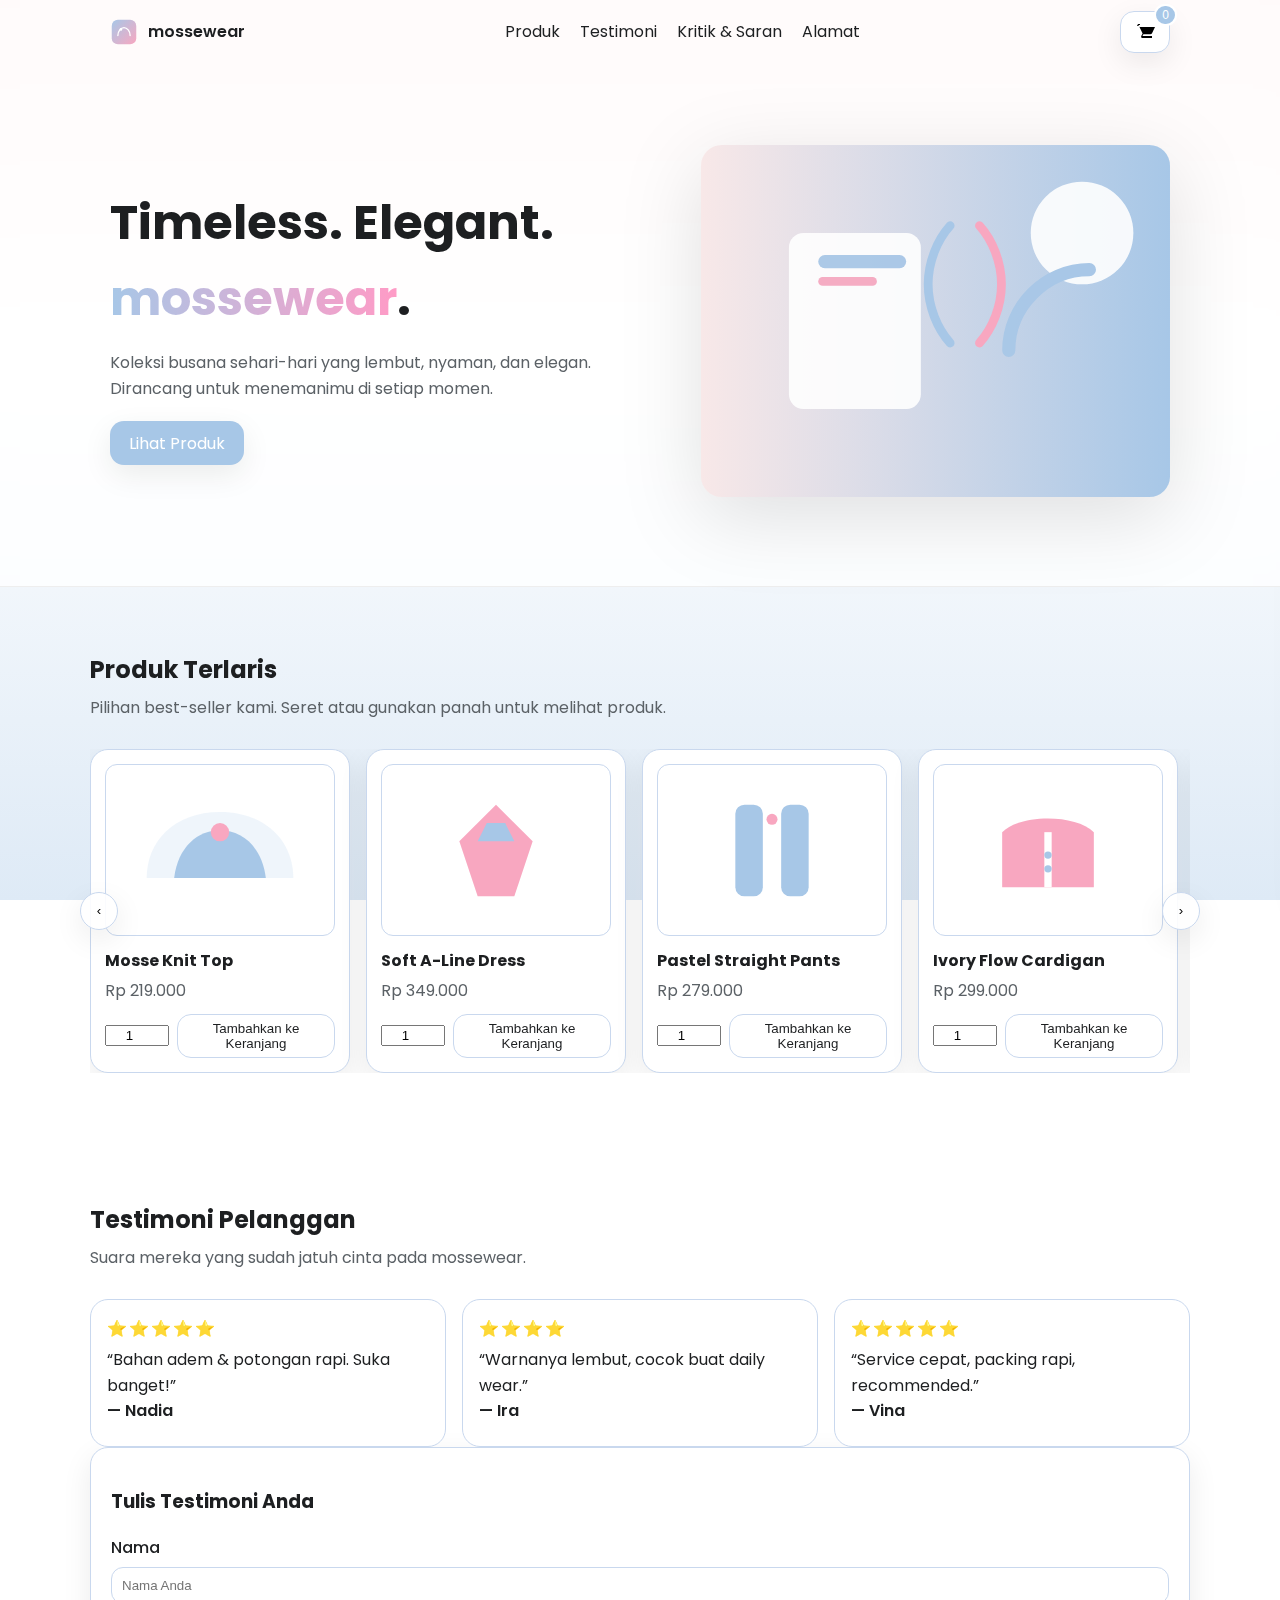
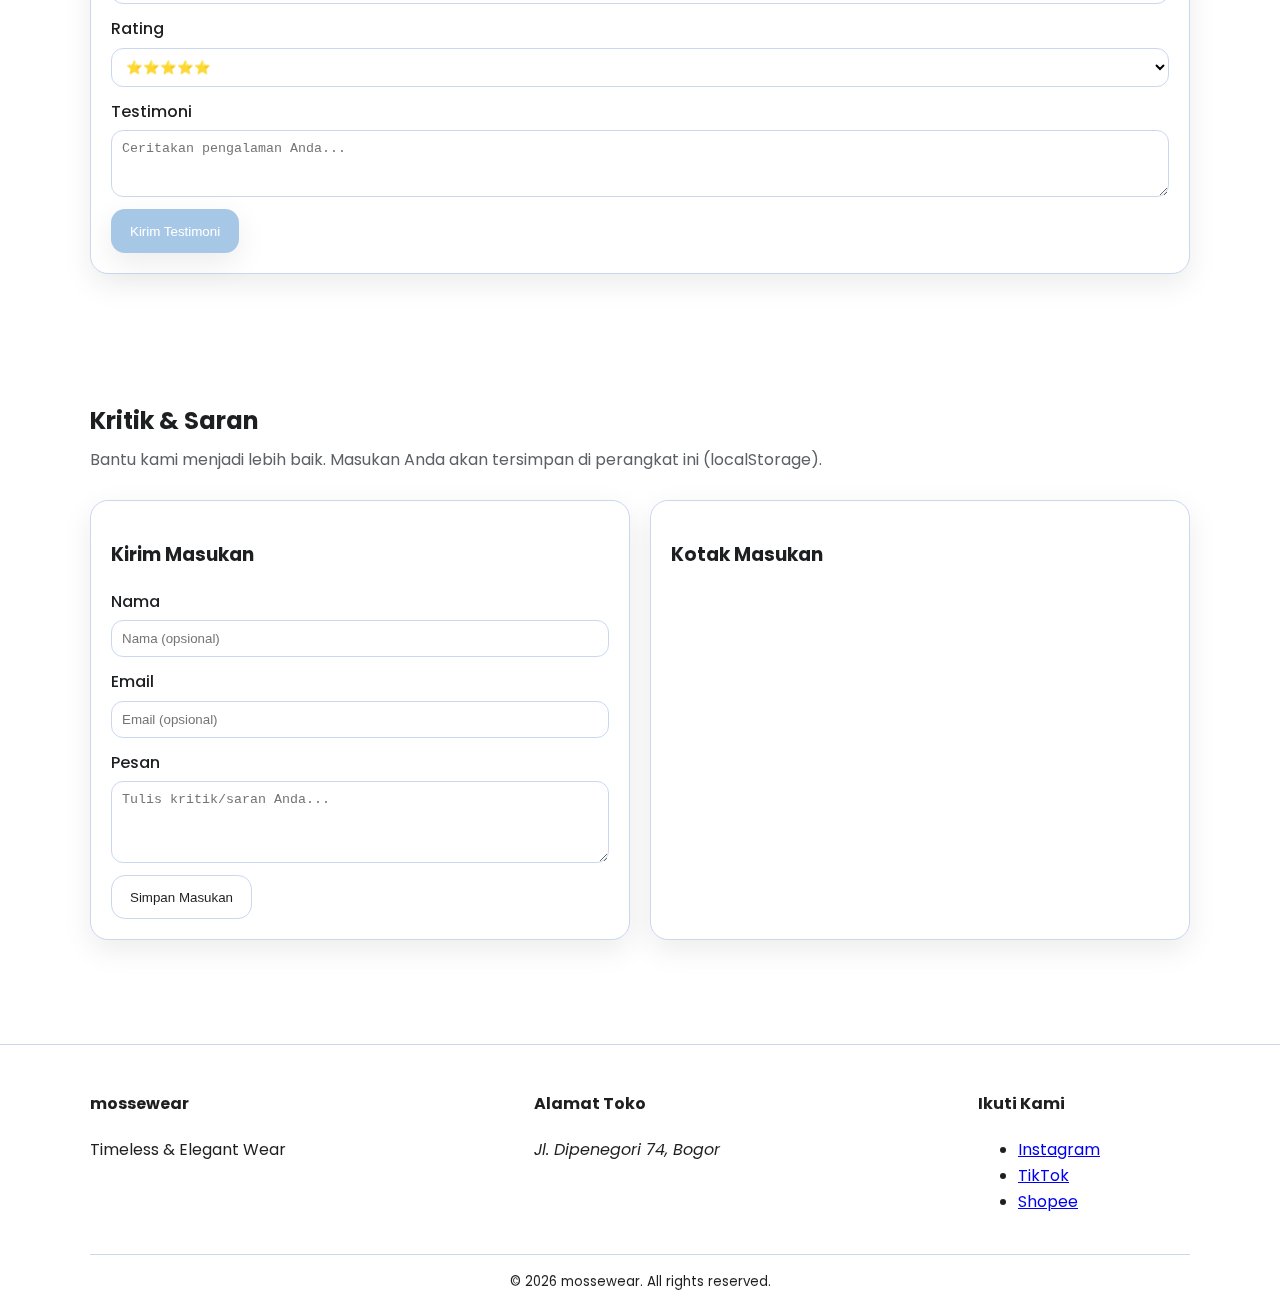
<file: index.html>
<!DOCTYPE html>
<html lang="id">
<head>
  <meta charset="UTF-8" />
  <meta name="viewport" content="width=device-width, initial-scale=1.0" />
  <title>mossewear — Timeless & Elegant</title>
  <meta name="description" content="mossewear — clothes store. Elegant, timeless, and comfy.">
  <link rel="preconnect" href="https://fonts.googleapis.com">
  <link rel="preconnect" href="https://fonts.gstatic.com" crossorigin>
  <link href="https://fonts.googleapis.com/css2?family=Poppins:wght@300;400;500;600;700&display=swap" rel="stylesheet">
  <link rel="stylesheet" href="assets/css/style.css" />
  <link rel="icon" type="image/svg+xml" href="assets/img/favicon.svg">
</head>
<body>
  <header class="site-header">
    <nav class="nav container">
      <a href="#" class="brand" aria-label="mossewear home">
        <img src="assets/img/logo.svg" alt="mossewear logo" class="logo">
        <span>mossewear</span>
      </a>
      <button class="nav-toggle" id="navToggle" aria-expanded="false" aria-controls="navMenu" aria-label="Buka menu">☰</button>
      <ul class="nav-menu" id="navMenu">
        <li><a href="#produk">Produk</a></li>
        <li><a href="#testimoni">Testimoni</a></li>
        <li><a href="#kritik-saran">Kritik & Saran</a></li>
        <li><a href="#alamat">Alamat</a></li>
      </ul>
      <button class="cart-button" id="openCart" aria-label="Buka keranjang">
        <svg width="24" height="24" viewBox="0 0 24 24" aria-hidden="true"><path d="M7 4h-2l-1 2h2l3.6 7.59-1.35 2.45C7.89 17.37 8.4 18 9.12 18H19v-2H9.42l1-1.8h6.87c.75 0 1.41-.41 1.75-1.05L22 7H6.42l-.7-1.4L5.2 5H7V4z"/></svg>
        <span class="cart-count" id="cartCount">0</span>
      </button>
    </nav>

    <section class="hero container">
      <div class="hero-text">
        <h1>Timeless. Elegant. <span class="gradient">mossewear</span>.</h1>
        <p>Koleksi busana sehari-hari yang lembut, nyaman, dan elegan. Dirancang untuk menemanimu di setiap momen.</p>
        <a href="#produk" class="btn btn-primary">Lihat Produk</a>
      </div>
      <div class="hero-art">
        <img src="assets/img/hero-illustration.svg" alt="Ilustrasi fashion elegan" />
      </div>
    </section>
  </header>

  <main>
    <!-- PRODUK TERLARIS SLIDER (maks 5) -->
    <section id="produk" class="container section">
      <div class="section-head">
        <h2>Produk Terlaris</h2>
        <p>Pilihan best-seller kami. Seret atau gunakan panah untuk melihat produk.</p>
      </div>

      <div class="slider" aria-label="Slider produk terlaris">
        <button class="slider-control prev" id="sliderPrev" aria-label="Sebelumnya">‹</button>
        <div class="slider-track" id="sliderTrack">
          <!-- Item akan di-render oleh JS dari data/products.json (embedded) -->
        </div>
        <button class="slider-control next" id="sliderNext" aria-label="Berikutnya">›</button>
      </div>
    </section>

    <!-- TESTIMONI -->
    <section id="testimoni" class="container section">
      <div class="section-head">
        <h2>Testimoni Pelanggan</h2>
        <p>Suara mereka yang sudah jatuh cinta pada mossewear.</p>
      </div>
      <ul class="testi-list" id="testiList" aria-live="polite"></ul>

      <!-- INPUT TESTIMONI PELANGGAN -->
      <div class="card form-card">
        <h3>Tulis Testimoni Anda</h3>
        <form id="testiForm">
          <div class="form-row">
            <label for="testiName">Nama</label>
            <input type="text" id="testiName" name="name" placeholder="Nama Anda" required>
          </div>
          <div class="form-row">
            <label for="testiRating">Rating</label>
            <select id="testiRating" name="rating" required>
              <option value="5">⭐️⭐️⭐️⭐️⭐️</option>
              <option value="4">⭐️⭐️⭐️⭐️</option>
              <option value="3">⭐️⭐️⭐️</option>
              <option value="2">⭐️⭐️</option>
              <option value="1">⭐️</option>
            </select>
          </div>
          <div class="form-row">
            <label for="testiText">Testimoni</label>
            <textarea id="testiText" name="text" rows="3" placeholder="Ceritakan pengalaman Anda..." required></textarea>
          </div>
          <button type="submit" class="btn btn-primary">Kirim Testimoni</button>
        </form>
      </div>
    </section>

    <!-- KRITIK & SARAN -->
    <section id="kritik-saran" class="container section">
      <div class="section-head">
        <h2>Kritik & Saran</h2>
        <p>Bantu kami menjadi lebih baik. Masukan Anda akan tersimpan di perangkat ini (localStorage).</p>
      </div>
      <div class="grid-2">
        <div class="card form-card">
          <h3>Kirim Masukan</h3>
          <form id="saranForm">
            <div class="form-row">
              <label for="saranNama">Nama</label>
              <input type="text" id="saranNama" placeholder="Nama (opsional)">
            </div>
            <div class="form-row">
              <label for="saranEmail">Email</label>
              <input type="email" id="saranEmail" placeholder="Email (opsional)">
            </div>
            <div class="form-row">
              <label for="saranIsi">Pesan</label>
              <textarea id="saranIsi" rows="4" placeholder="Tulis kritik/saran Anda..." required></textarea>
            </div>
            <button type="submit" class="btn btn-secondary">Simpan Masukan</button>
          </form>
        </div>
        <div class="card">
          <h3>Kotak Masukan</h3>
          <ul id="saranList" class="saran-list" aria-live="polite"></ul>
        </div>
      </div>
    </section>
  </main>

  <!-- KERANJANG (DRAWER) -->
  <aside class="cart-drawer" id="cartDrawer" aria-hidden="true" aria-labelledby="cartTitle" role="dialog">
    <div class="cart-content">
      <div class="cart-header">
        <h3 id="cartTitle">Keranjang</h3>
        <button class="icon-btn" id="closeCart" aria-label="Tutup keranjang">✕</button>
      </div>
      <ul id="cartItems" class="cart-items"></ul>
      <div class="cart-footer">
        <div class="cart-total">
          <span>Total</span>
          <strong id="cartTotal">Rp0</strong>
        </div>
        <div class="cart-actions">
          <button class="btn btn-secondary" id="clearCart">Kosongkan</button>
          <a class="btn btn-primary" href="checkout.html" id="checkoutBtn">Checkout</a>
        </div>
      </div>
    </div>
    <div class="cart-backdrop" id="cartBackdrop" tabindex="-1" aria-hidden="true"></div>
  </aside>

  <footer class="site-footer" id="alamat">
    <div class="container foot-grid">
      <div>
        <h4>mossewear</h4>
        <p>Timeless & Elegant Wear</p>
      </div>
      <div>
        <h4>Alamat Toko</h4>
        <address>Jl. Dipenegori 74, Bogor</address>
      </div>
      <div>
        <h4>Ikuti Kami</h4>
        <ul class="socials">
          <li><a href="#" aria-label="Instagram">Instagram</a></li>
          <li><a href="#" aria-label="TikTok">TikTok</a></li>
          <li><a href="#" aria-label="Shopee">Shopee</a></li>
        </ul>
      </div>
    </div>
    <div class="container foot-bottom">
      <small>© <span id="year"></span> mossewear. All rights reserved.</small>
    </div>
  </footer>

  <script src="assets/js/app.js"></script>
</body>
</html>
</file>
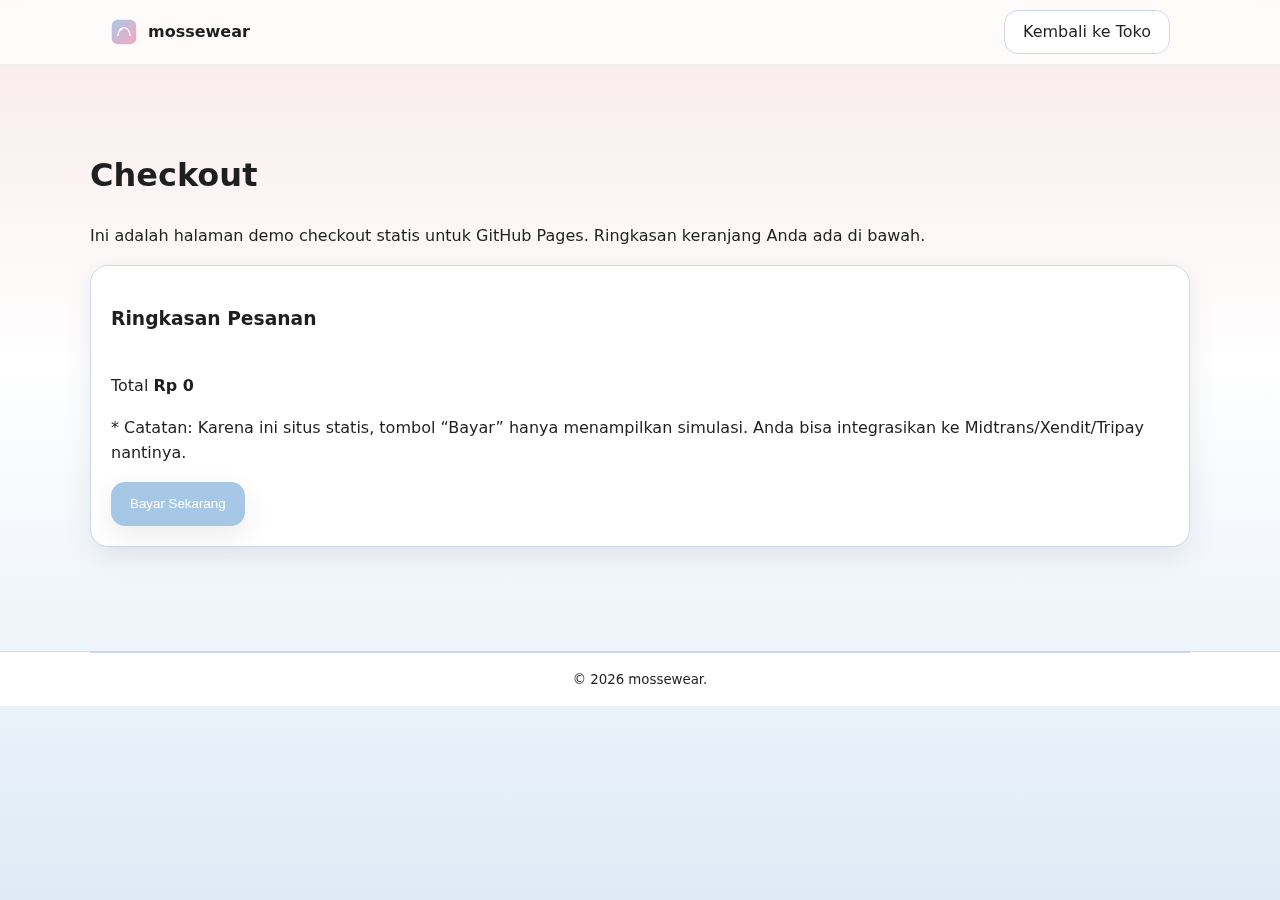
<file: checkout.html>
<!DOCTYPE html>
<html lang="id">
<head>
  <meta charset="UTF-8" />
  <meta name="viewport" content="width=device-width, initial-scale=1.0" />
  <title>Checkout — mossewear</title>
  <link rel="stylesheet" href="assets/css/style.css" />
</head>
<body>
  <header class="site-header small">
    <nav class="nav container">
      <a href="index.html" class="brand"><img src="assets/img/logo.svg" class="logo" alt=""> <span>mossewear</span></a>
      <a href="index.html#produk" class="btn btn-secondary">Kembali ke Toko</a>
    </nav>
  </header>

  <main class="container section">
    <h1>Checkout</h1>
    <p>Ini adalah halaman demo checkout statis untuk GitHub Pages. Ringkasan keranjang Anda ada di bawah.</p>

    <div class="card">
      <h3>Ringkasan Pesanan</h3>
      <ul id="checkoutItems" class="cart-items"></ul>
      <div class="cart-total-line">
        <span>Total</span>
        <strong id="checkoutTotal">Rp0</strong>
      </div>
      <p class="muted">* Catatan: Karena ini situs statis, tombol “Bayar” hanya menampilkan simulasi. Anda bisa integrasikan ke Midtrans/Xendit/Tripay nantinya.</p>
      <button id="payNow" class="btn btn-primary">Bayar Sekarang</button>
    </div>
  </main>

  <footer class="site-footer">
    <div class="container foot-bottom">
      <small>© <span id="year"></span> mossewear.</small>
    </div>
  </footer>

  <script src="assets/js/checkout.js"></script>
</body>
</html>
</file>
<file: assets/css/style.css>
/* mossewear styles — modern, clean, elegant */
/* Color Scheme: Ivory Pink & Pastel Blue */
:root{
  --ivory-pink: #F8E8E8;
  --pastel-blue: #A7C7E7;
  --ink: #1d1f21;
  --muted: #5b6166;
  --card: #ffffff;
  --bg: #fffdfd;
  --ring: #c9d8ee;
  --shadow: 0 10px 30px rgba(0,0,0,.08);
}

*{box-sizing:border-box}
html,body{margin:0;padding:0}
body{
  font-family: 'Poppins', system-ui, -apple-system, Segoe UI, Roboto, Arial, sans-serif;
  line-height:1.6;
  color:var(--ink);
  background:linear-gradient(180deg, var(--ivory-pink), #fff 40%, var(--pastel-blue) 200%);
  background-attachment: fixed;
}

.container{max-width:1100px;margin:0 auto;padding:0 20px}
.section{padding:64px 0}
.section-head h2{margin:0 0 6px}
.section-head p{color:var(--muted);margin:0 0 28px}

.site-header{
  position:sticky;top:0;z-index:50;background:rgba(255,255,255,.8);backdrop-filter:saturate(1.4) blur(8px);
  border-bottom:1px solid #eee;
}
.site-header.small{position:static}

.nav{display:flex;align-items:center;justify-content:space-between;height:64px;gap:12px}
.brand{display:flex;align-items:center;gap:10px;text-decoration:none;color:var(--ink);font-weight:600}
.logo{width:28px;height:28px}

.nav-menu{display:flex;gap:20px;list-style:none;margin:0;padding:0}
.nav-menu a{color:var(--ink);text-decoration:none}
.nav-toggle{display:none;background:none;border:none;font-size:24px}

.cart-button{
  display:inline-flex;align-items:center;gap:8px;background:var(--card);border:1px solid var(--ring);
  padding:8px 12px;border-radius:14px;box-shadow:var(--shadow);cursor:pointer;position:relative;
}
.cart-count{
  position:absolute;top:-8px;right:-8px;background:var(--pastel-blue);color:#fff;border-radius:999px;
  font-size:12px;padding:2px 6px;border:2px solid #fff;
}

/* Hero */
.hero{display:grid;grid-template-columns:1.2fr 1fr;align-items:center;gap:28px;min-height:58vh}
.hero h1{font-size:clamp(28px,5vw,48px);margin:0 0 12px}
.hero p{color:var(--muted);margin:0 0 20px}
.hero .gradient{background:linear-gradient(90deg, var(--pastel-blue), #ff9bc6);-webkit-background-clip:text;background-clip:text;color:transparent}
.hero-art img{width:100%;height:auto;filter:drop-shadow(0 20px 40px rgba(0,0,0,.12))}

/* Buttons */
.btn{display:inline-flex;align-items:center;justify-content:center;height:44px;padding:0 18px;border-radius:14px;border:1px solid transparent;text-decoration:none;cursor:pointer}
.btn-primary{background:var(--pastel-blue);color:#fff;box-shadow:var(--shadow)}
.btn-primary:hover{filter:brightness(.95)}
.btn-secondary{background:#fff;color:var(--ink);border-color:var(--ring)}
.btn-secondary:hover{background:var(--ivory-pink)}

/* Cards, grids */
.card{background:var(--card);border:1px solid var(--ring);border-radius:18px;box-shadow:var(--shadow);padding:20px}
.grid-2{display:grid;grid-template-columns:1fr 1fr;gap:20px}
.form-card .form-row{display:flex;flex-direction:column;margin-bottom:12px}
.form-card label{font-weight:500;margin-bottom:6px}
.form-card input, .form-card select, .form-card textarea{
  border:1px solid var(--ring);border-radius:12px;padding:10px;background:#fff;outline:none;
}
.form-card input:focus, .form-card select:focus, .form-card textarea:focus{box-shadow:0 0 0 3px var(--ring)}

/* Slider */
.slider{position:relative}
.slider-track{display:flex;gap:16px;overflow:hidden;scroll-behavior:smooth}
.product-card{min-width:260px;flex:0 0 260px;background:var(--card);border:1px solid var(--ring);border-radius:18px;box-shadow:var(--shadow);padding:14px;display:flex;flex-direction:column}
.product-media{width:100%;aspect-ratio:4/3;border-radius:12px;background:#fff;display:flex;align-items:center;justify-content:center;border:1px solid var(--ring);margin-bottom:12px}
.product-title{font-size:16px;margin:0 0 4px}
.product-price{color:var(--muted);margin:0 0 10px}
.qty-row{display:flex;gap:8px;align-items:center;margin-top:auto}
.qty-row input{width:64px;text-align:center}

.slider-control{
  position:absolute;top:50%;transform:translateY(-50%);background:rgba(255,255,255,.9);border:1px solid var(--ring);
  width:38px;height:38px;border-radius:999px;display:grid;place-items:center;cursor:pointer;box-shadow:var(--shadow)
}
.slider-control.prev{left:-10px}
.slider-control.next{right:-10px}

/* Testimoni */
.testi-list{list-style:none;padding:0;margin:0;display:grid;grid-template-columns:repeat(3, 1fr);gap:16px}
.testi-item{background:var(--card);border:1px solid var(--ring);border-radius:18px;padding:16px}
.testi-name{font-weight:600;margin:0 0 6px}
.testi-text{margin:6px 0 0}
.stars{letter-spacing:2px}

/* Saran */
.saran-list{list-style:none;padding:0;margin:0;display:grid;gap:10px}
.saran-item{background:var(--card);border:1px solid var(--ring);border-radius:14px;padding:12px}
.saran-meta{color:var(--muted);font-size:12px}

/* Cart Drawer */
.cart-drawer{position:fixed;inset:0;display:grid;grid-template-columns:1fr;pointer-events:none}
.cart-backdrop{background:rgba(0,0,0,.25);opacity:0;transition:.2s;grid-column:1/-1}
.cart-content{
  position:fixed;right:-380px;top:0;height:100%;width:360px;background:#fff;border-left:1px solid var(--ring);box-shadow:var(--shadow);
  display:flex;flex-direction:column;transition:right .25s;
}
.cart-drawer.open .cart-backdrop{opacity:1;pointer-events:auto}
.cart-drawer.open .cart-content{right:0}
.cart-header{display:flex;align-items:center;justify-content:space-between;padding:14px 16px;border-bottom:1px solid var(--ring)}
.icon-btn{background:none;border:none;font-size:18px;cursor:pointer}
.cart-items{list-style:none;margin:0;padding:10px;display:grid;gap:10px;flex:1;overflow:auto}
.cart-item{display:grid;grid-template-columns:54px 1fr auto;gap:10px;align-items:center;border:1px solid var(--ring);border-radius:12px;padding:8px}
.cart-item img{width:54px;height:54px;border-radius:8px;border:1px solid var(--ring);background:#fff}
.cart-item-title{font-weight:600}
.cart-item-qty{font-size:12px;color:var(--muted)}
.cart-footer{border-top:1px solid var(--ring);padding:12px;display:grid;gap:12px}
.cart-total{display:flex;align-items:center;justify-content:space-between}
.cart-actions{display:flex;gap:10px}

/* Footer */
.site-footer{background:#fff;border-top:1px solid var(--ring);margin-top:40px}
.foot-grid{display:grid;grid-template-columns:2fr 2fr 1fr;gap:20px;padding:24px 0}
.foot-bottom{display:flex;justify-content:center;padding:16px 0;border-top:1px solid var(--ring)}

/* Responsive */
@media (max-width: 900px){
  .hero{grid-template-columns:1fr}
  .grid-2{grid-template-columns:1fr}
  .testi-list{grid-template-columns:1fr 1fr}
}
@media (max-width: 560px){
  .nav-menu{display:none;position:absolute;top:64px;right:10px;background:#fff;border:1px solid var(--ring);border-radius:12px;padding:10px;flex-direction:column;gap:12px;box-shadow:var(--shadow)}
  .nav-toggle{display:block}
  .testi-list{grid-template-columns:1fr}
  .slider-control.prev{left:-4px}
  .slider-control.next{right:-4px}
}
</file>
